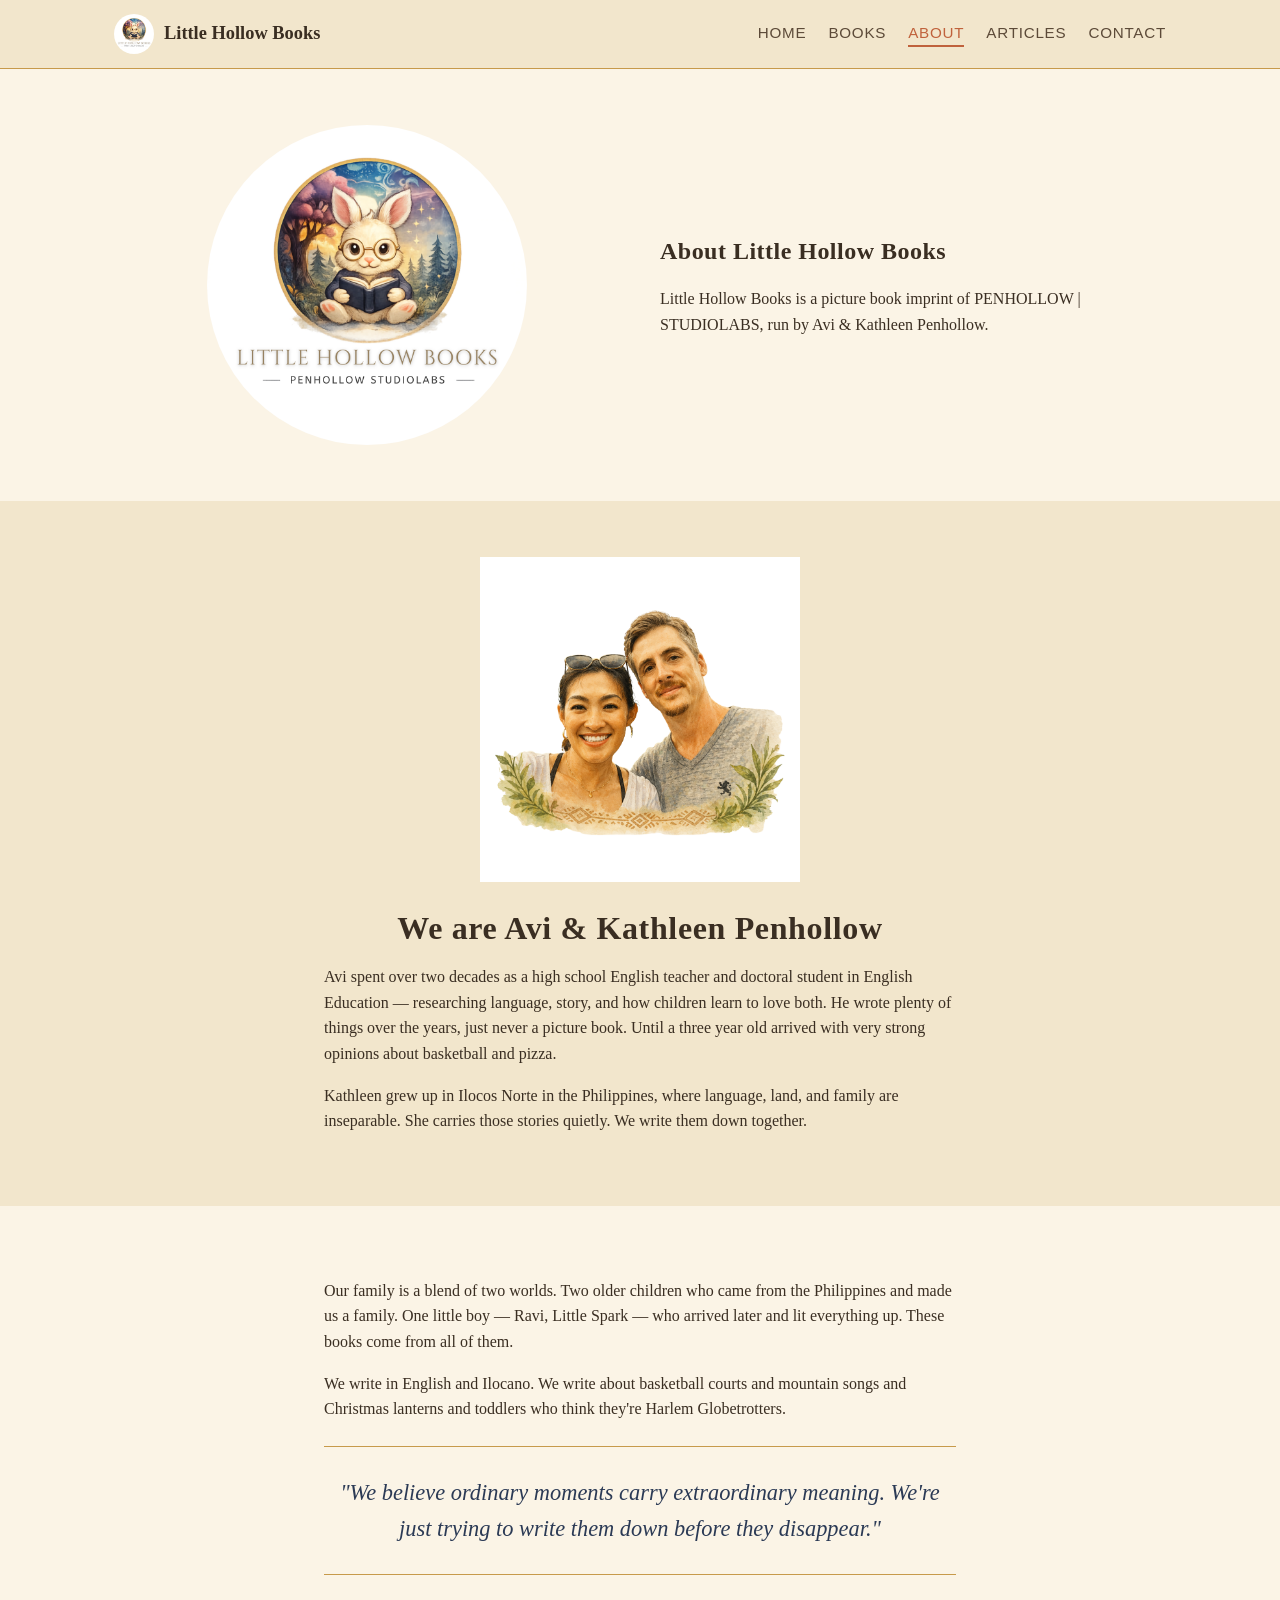
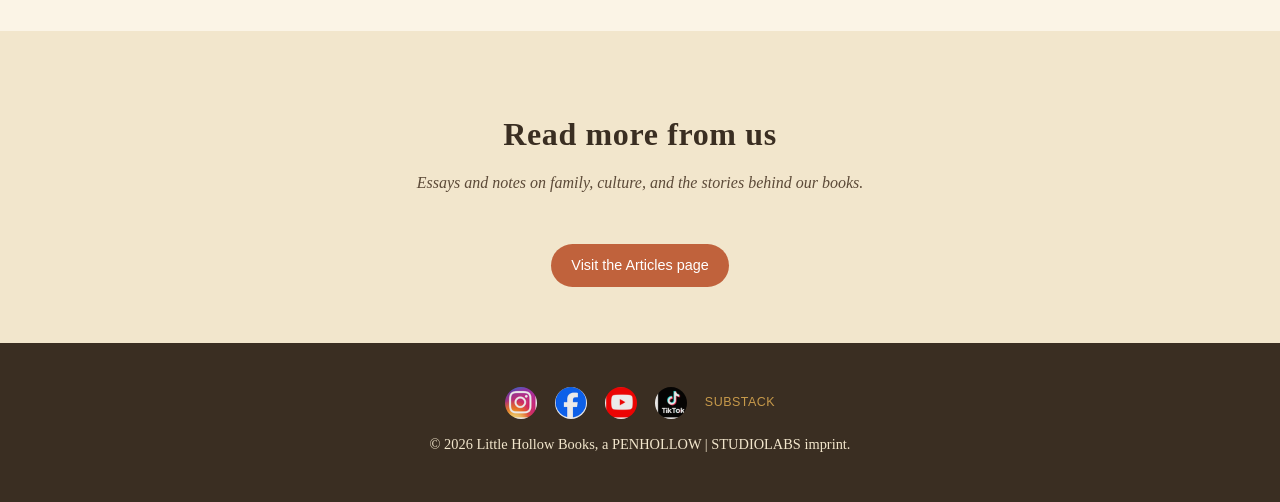
<file: about.html>
<!DOCTYPE html>
<html lang="en">
<head>
<meta charset="UTF-8">
<meta name="viewport" content="width=device-width, initial-scale=1.0">
<title>About — Little Hollow Books</title>
<meta name="description" content="Little Hollow Books is the picture book imprint of PENHOLLOW | STUDIOLABS, run by Avi & Kathleen Penhollow.">
<link rel="canonical" href="https://littlehollowbooks.com/about.html">
<meta property="og:type" content="website">
<meta property="og:title" content="About — Little Hollow Books">
<meta property="og:description" content="Little Hollow Books is the picture book imprint of PENHOLLOW | STUDIOLABS, run by Avi & Kathleen Penhollow.">
<meta property="og:image" content="https://littlehollowbooks.com/assets/img/logo-square.png">
<meta property="og:url" content="https://littlehollowbooks.com/about.html">
<meta name="twitter:card" content="summary_large_image">
<link rel="icon" href="assets/img/logo-square.png">
<link rel="stylesheet" href="assets/css/style.css">
</head>
<body>
<header class="site-header">
  <nav class="nav">
    <a class="nav-brand" href="index.html"><img src="assets/img/logo-square.png" alt="Little Hollow Books logo">Little Hollow Books</a>
    <div class="nav-links">
      <a href="index.html">Home</a>
      <a href="books.html">Books</a>
      <a href="about.html" class="active">About</a>
      <a href="articles.html">Articles</a>
      <a href="contact.html">Contact</a>
    </div>
  </nav>
</header>

<section class="section">
  <div class="container about-grid">
    <img src="assets/img/logo-square.png" alt="Little Hollow Books logo: a bunny reading a book in front of a starry mountain forest" style="border-radius:50%;max-width:320px;margin:0 auto;">
    <div>
      <h1>About Little Hollow Books</h1>
      <p>Little Hollow Books is a picture book imprint of PENHOLLOW | STUDIOLABS, run by Avi &amp; Kathleen Penhollow.</p>
    </div>
  </div>
</section>

<section class="section section-alt">
  <div class="container" style="max-width:680px;text-align:center;">
    <img src="assets/img/avinkat.png" alt="Avi and Kathleen Penhollow" style="max-width:320px;margin:0 auto 24px;display:block;">
  </div>
  <div class="container" style="max-width:680px;">
    <h2 class="section-title">We are Avi &amp; Kathleen Penhollow</h2>
    <p>Avi spent over two decades as a high school English teacher and doctoral student in English Education — researching language, story, and how children learn to love both. He wrote plenty of things over the years, just never a picture book. Until a three year old arrived with very strong opinions about basketball and pizza.</p>
    <p>Kathleen grew up in Ilocos Norte in the Philippines, where language, land, and family are inseparable. She carries those stories quietly. We write them down together.</p>
  </div>
</section>

<section class="section">
  <div class="container" style="max-width:680px;">
    <p>Our family is a blend of two worlds. Two older children who came from the Philippines and made us a family. One little boy — Ravi, Little Spark — who arrived later and lit everything up. These books come from all of them.</p>
    <p>We write in English and Ilocano. We write about basketball courts and mountain songs and Christmas lanterns and toddlers who think they're Harlem Globetrotters.</p>
    <blockquote class="pull-quote" style="margin-top:24px;">
      "We believe ordinary moments carry extraordinary meaning. We're just trying to write them down before they disappear."
    </blockquote>
  </div>
</section>

<section class="section section-alt" style="text-align:center;">
  <div class="container">
    <h2 class="section-title">Read more from us</h2>
    <p class="section-subtitle">Essays and notes on family, culture, and the stories behind our books.</p>
    <a class="btn" href="articles.html">Visit the Articles page</a>
  </div>
</section>

<footer class="site-footer">
  <div class="footer-social">
    <a class="social-icon icon-instagram" href="https://www.instagram.com/littlehollowbooks" target="_blank" rel="noopener" aria-label="Instagram"></a>
    <a class="social-icon icon-facebook" href="https://www.facebook.com/littlehollowbooks" target="_blank" rel="noopener" aria-label="Facebook"></a>
    <a class="social-icon icon-youtube" href="https://www.youtube.com/@littlehollowbooks" target="_blank" rel="noopener" aria-label="YouTube"></a>
    <a class="social-icon icon-tiktok" href="https://www.tiktok.com/@littlehollowbooks" target="_blank" rel="noopener" aria-label="TikTok"></a>
    <a href="https://www.avipenhollow.com/s/little-hollow-books" target="_blank" rel="noopener" style="align-self:center;">Substack</a>
  </div>
  <p>&copy; <span id="year"></span> Little Hollow Books, a PENHOLLOW | STUDIOLABS imprint.</p>
  <script>document.getElementById('year').textContent = new Date().getFullYear();</script>
</footer>
</body>
</html>
</file>
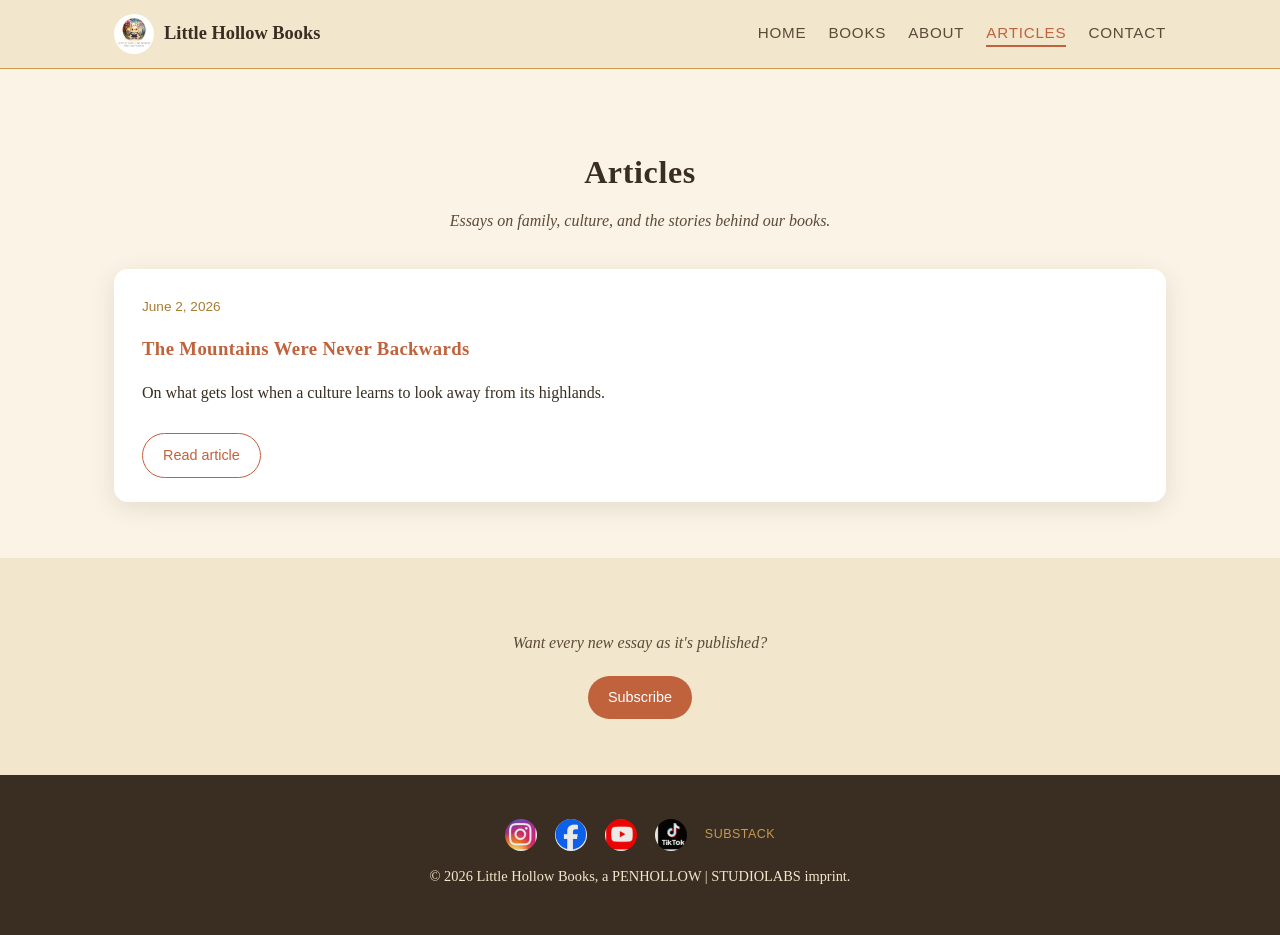
<file: articles.html>
<!DOCTYPE html>
<html lang="en">
<head>
<meta charset="UTF-8">
<meta name="viewport" content="width=device-width, initial-scale=1.0">
<title>Articles — Little Hollow Books</title>
<meta name="description" content="Essays and notes from Avi & Kathleen Penhollow on family, culture, and the real moments behind Little Hollow Books.">
<link rel="canonical" href="https://littlehollowbooks.com/articles.html">
<meta property="og:type" content="website">
<meta property="og:title" content="Articles — Little Hollow Books">
<meta property="og:description" content="Essays and notes from Avi & Kathleen Penhollow on family, culture, and the real moments behind Little Hollow Books.">
<meta property="og:image" content="https://littlehollowbooks.com/assets/img/logo-square.png">
<meta property="og:url" content="https://littlehollowbooks.com/articles.html">
<meta name="twitter:card" content="summary_large_image">
<link rel="icon" href="assets/img/logo-square.png">
<link rel="stylesheet" href="assets/css/style.css">
</head>
<body>
<header class="site-header">
  <nav class="nav">
    <a class="nav-brand" href="index.html"><img src="assets/img/logo-square.png" alt="Little Hollow Books logo">Little Hollow Books</a>
    <div class="nav-links">
      <a href="index.html">Home</a>
      <a href="books.html">Books</a>
      <a href="about.html">About</a>
      <a href="articles.html" class="active">Articles</a>
      <a href="contact.html">Contact</a>
    </div>
  </nav>
</header>

<section class="section">
  <div class="container">
    <h1 class="section-title">Articles</h1>
    <p class="section-subtitle">Essays on family, culture, and the stories behind our books.</p>
    <div class="article-list">
      <div class="article-card">
        <span class="date">June 2, 2026</span>
        <h3><a href="articles/the-mountains-were-never-backwards.html">The Mountains Were Never Backwards</a></h3>
        <p>On what gets lost when a culture learns to look away from its highlands.</p>
        <a class="btn btn-secondary" href="articles/the-mountains-were-never-backwards.html">Read article</a>
      </div>
    </div>
  </div>
</section>

<section class="section section-alt" style="text-align:center;">
  <div class="container">
    <p class="section-subtitle" style="margin-bottom:8px;">Want every new essay as it's published?</p>
    <a class="btn" href="contact.html">Subscribe</a>
  </div>
</section>

<footer class="site-footer">
  <div class="footer-social">
    <a class="social-icon icon-instagram" href="https://www.instagram.com/littlehollowbooks" target="_blank" rel="noopener" aria-label="Instagram"></a>
    <a class="social-icon icon-facebook" href="https://www.facebook.com/littlehollowbooks" target="_blank" rel="noopener" aria-label="Facebook"></a>
    <a class="social-icon icon-youtube" href="https://www.youtube.com/@littlehollowbooks" target="_blank" rel="noopener" aria-label="YouTube"></a>
    <a class="social-icon icon-tiktok" href="https://www.tiktok.com/@littlehollowbooks" target="_blank" rel="noopener" aria-label="TikTok"></a>
    <a href="https://www.avipenhollow.com/s/little-hollow-books" target="_blank" rel="noopener" style="align-self:center;">Substack</a>
  </div>
  <p>&copy; <span id="year"></span> Little Hollow Books, a PENHOLLOW | STUDIOLABS imprint.</p>
  <script>document.getElementById('year').textContent = new Date().getFullYear();</script>
</footer>
</body>
</html>
</file>
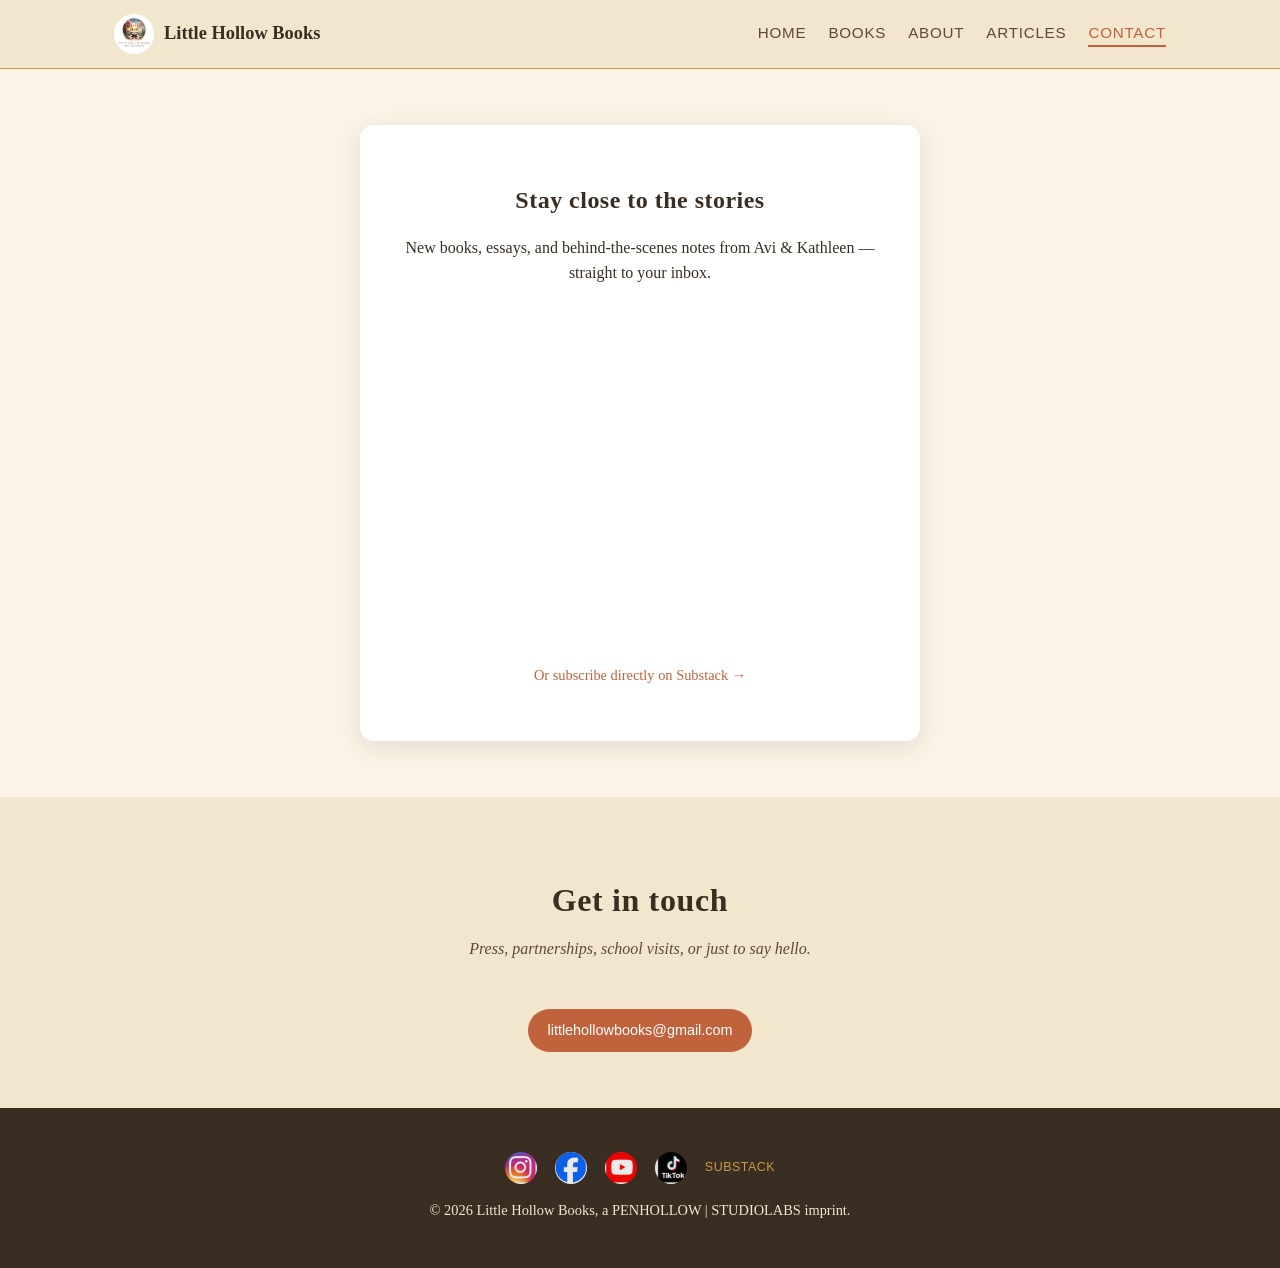
<file: contact.html>
<!DOCTYPE html>
<html lang="en">
<head>
<meta charset="UTF-8">
<meta name="viewport" content="width=device-width, initial-scale=1.0">
<title>Contact & Newsletter — Little Hollow Books</title>
<meta name="description" content="Subscribe to Little Hollow Books for new picture books and essays from Avi & Kathleen Penhollow.">
<link rel="canonical" href="https://littlehollowbooks.com/contact.html">
<meta property="og:type" content="website">
<meta property="og:title" content="Contact & Newsletter — Little Hollow Books">
<meta property="og:description" content="Subscribe to Little Hollow Books for new picture books and essays from Avi & Kathleen Penhollow.">
<meta property="og:image" content="https://littlehollowbooks.com/assets/img/logo-square.png">
<meta property="og:url" content="https://littlehollowbooks.com/contact.html">
<meta name="twitter:card" content="summary_large_image">
<link rel="icon" href="assets/img/logo-square.png">
<link rel="stylesheet" href="assets/css/style.css">
</head>
<body>
<header class="site-header">
  <nav class="nav">
    <a class="nav-brand" href="index.html"><img src="assets/img/logo-square.png" alt="Little Hollow Books logo">Little Hollow Books</a>
    <div class="nav-links">
      <a href="index.html">Home</a>
      <a href="books.html">Books</a>
      <a href="about.html">About</a>
      <a href="articles.html">Articles</a>
      <a href="contact.html" class="active">Contact</a>
    </div>
  </nav>
</header>

<section class="section">
  <div class="container">
    <div class="signup-box">
      <h1>Stay close to the stories</h1>
      <p>New books, essays, and behind-the-scenes notes from Avi &amp; Kathleen — straight to your inbox.</p>
      <iframe src="https://avipenhollow00.substack.com/embed" height="320" frameborder="0" scrolling="no"></iframe>
      <p style="margin-top:16px;font-size:0.9rem;">
        <a href="https://avipenhollow00.substack.com/subscribe" target="_blank" rel="noopener">Or subscribe directly on Substack &rarr;</a>
      </p>
    </div>
  </div>
</section>

<section class="section section-alt" style="text-align:center;">
  <div class="container">
    <h2 class="section-title">Get in touch</h2>
    <p class="section-subtitle">Press, partnerships, school visits, or just to say hello.</p>
    <a class="btn" href="mailto:littlehollowbooks@gmail.com">littlehollowbooks@gmail.com</a>
  </div>
</section>

<footer class="site-footer">
  <div class="footer-social">
    <a class="social-icon icon-instagram" href="https://www.instagram.com/littlehollowbooks" target="_blank" rel="noopener" aria-label="Instagram"></a>
    <a class="social-icon icon-facebook" href="https://www.facebook.com/littlehollowbooks" target="_blank" rel="noopener" aria-label="Facebook"></a>
    <a class="social-icon icon-youtube" href="https://www.youtube.com/@littlehollowbooks" target="_blank" rel="noopener" aria-label="YouTube"></a>
    <a class="social-icon icon-tiktok" href="https://www.tiktok.com/@littlehollowbooks" target="_blank" rel="noopener" aria-label="TikTok"></a>
    <a href="https://www.avipenhollow.com/s/little-hollow-books" target="_blank" rel="noopener" style="align-self:center;">Substack</a>
  </div>
  <p>&copy; <span id="year"></span> Little Hollow Books, a PENHOLLOW | STUDIOLABS imprint.</p>
  <script>document.getElementById('year').textContent = new Date().getFullYear();</script>
</footer>
</body>
</html>
</file>
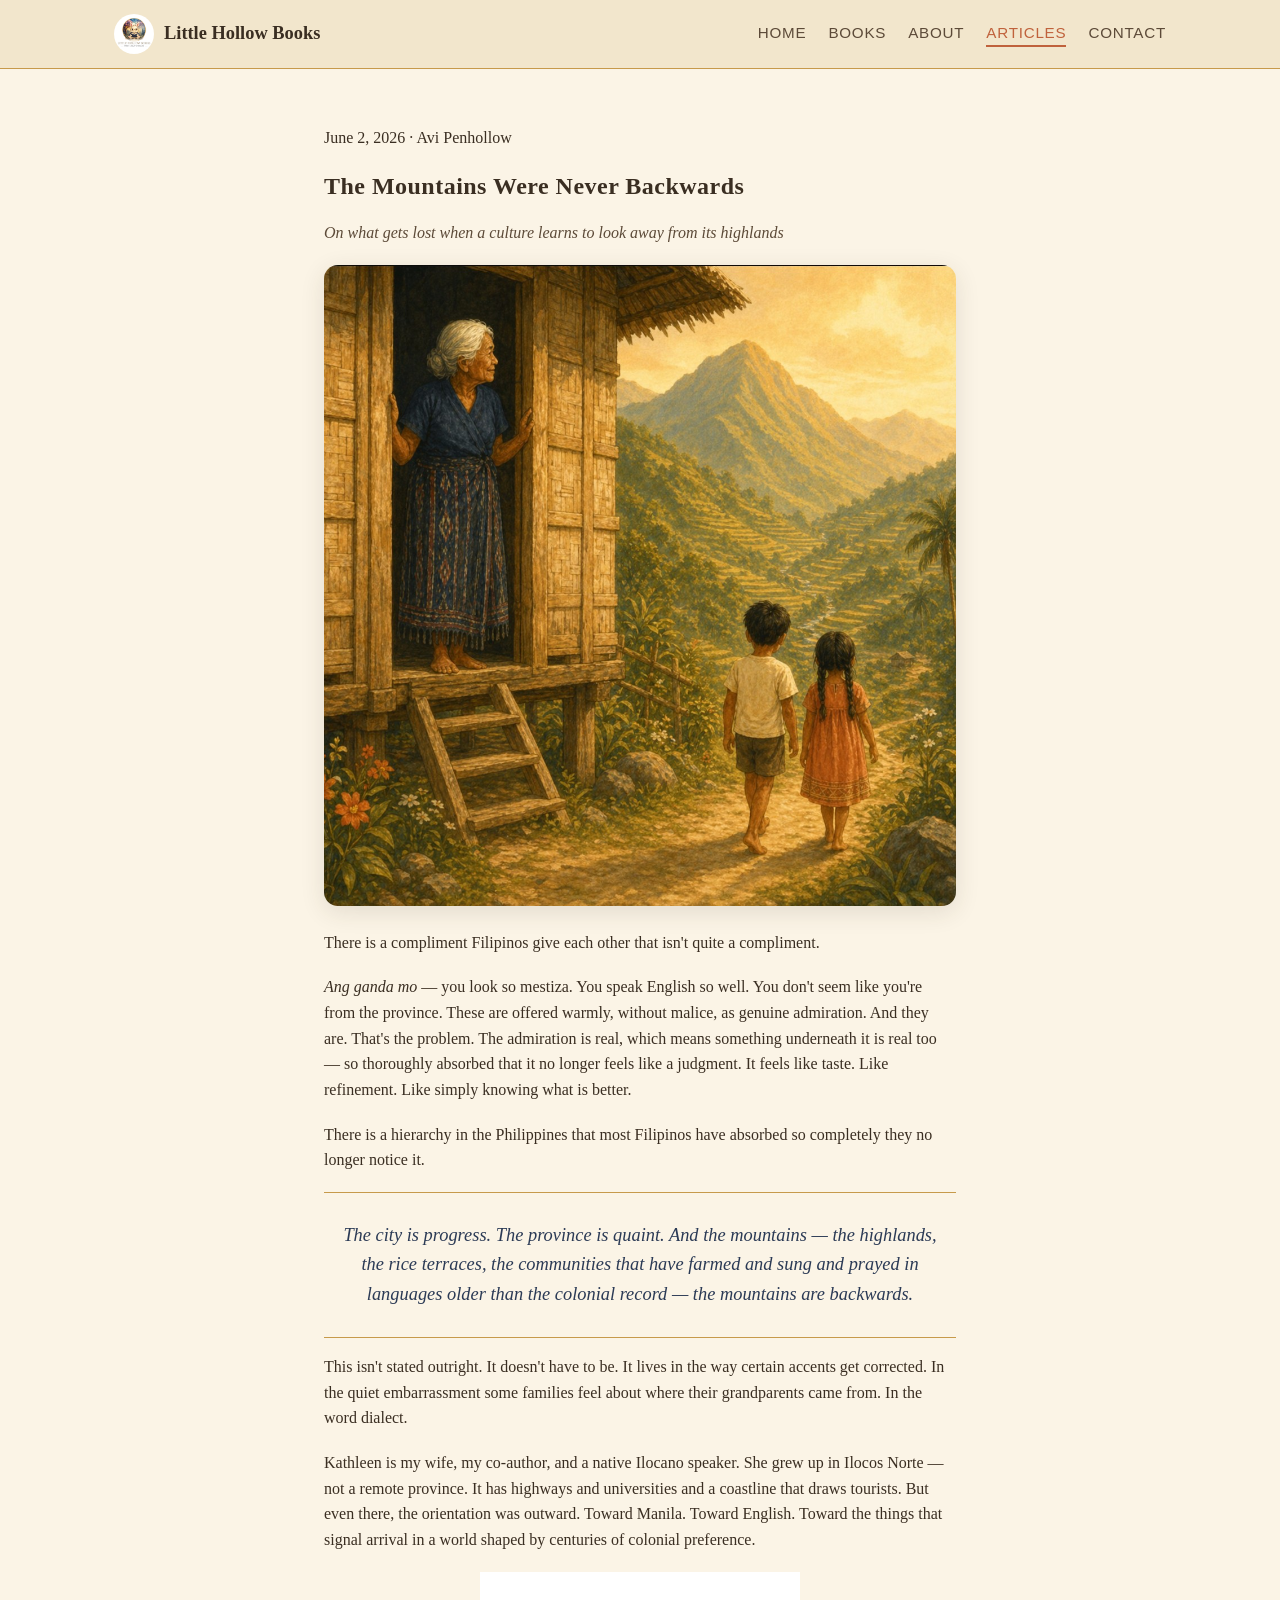
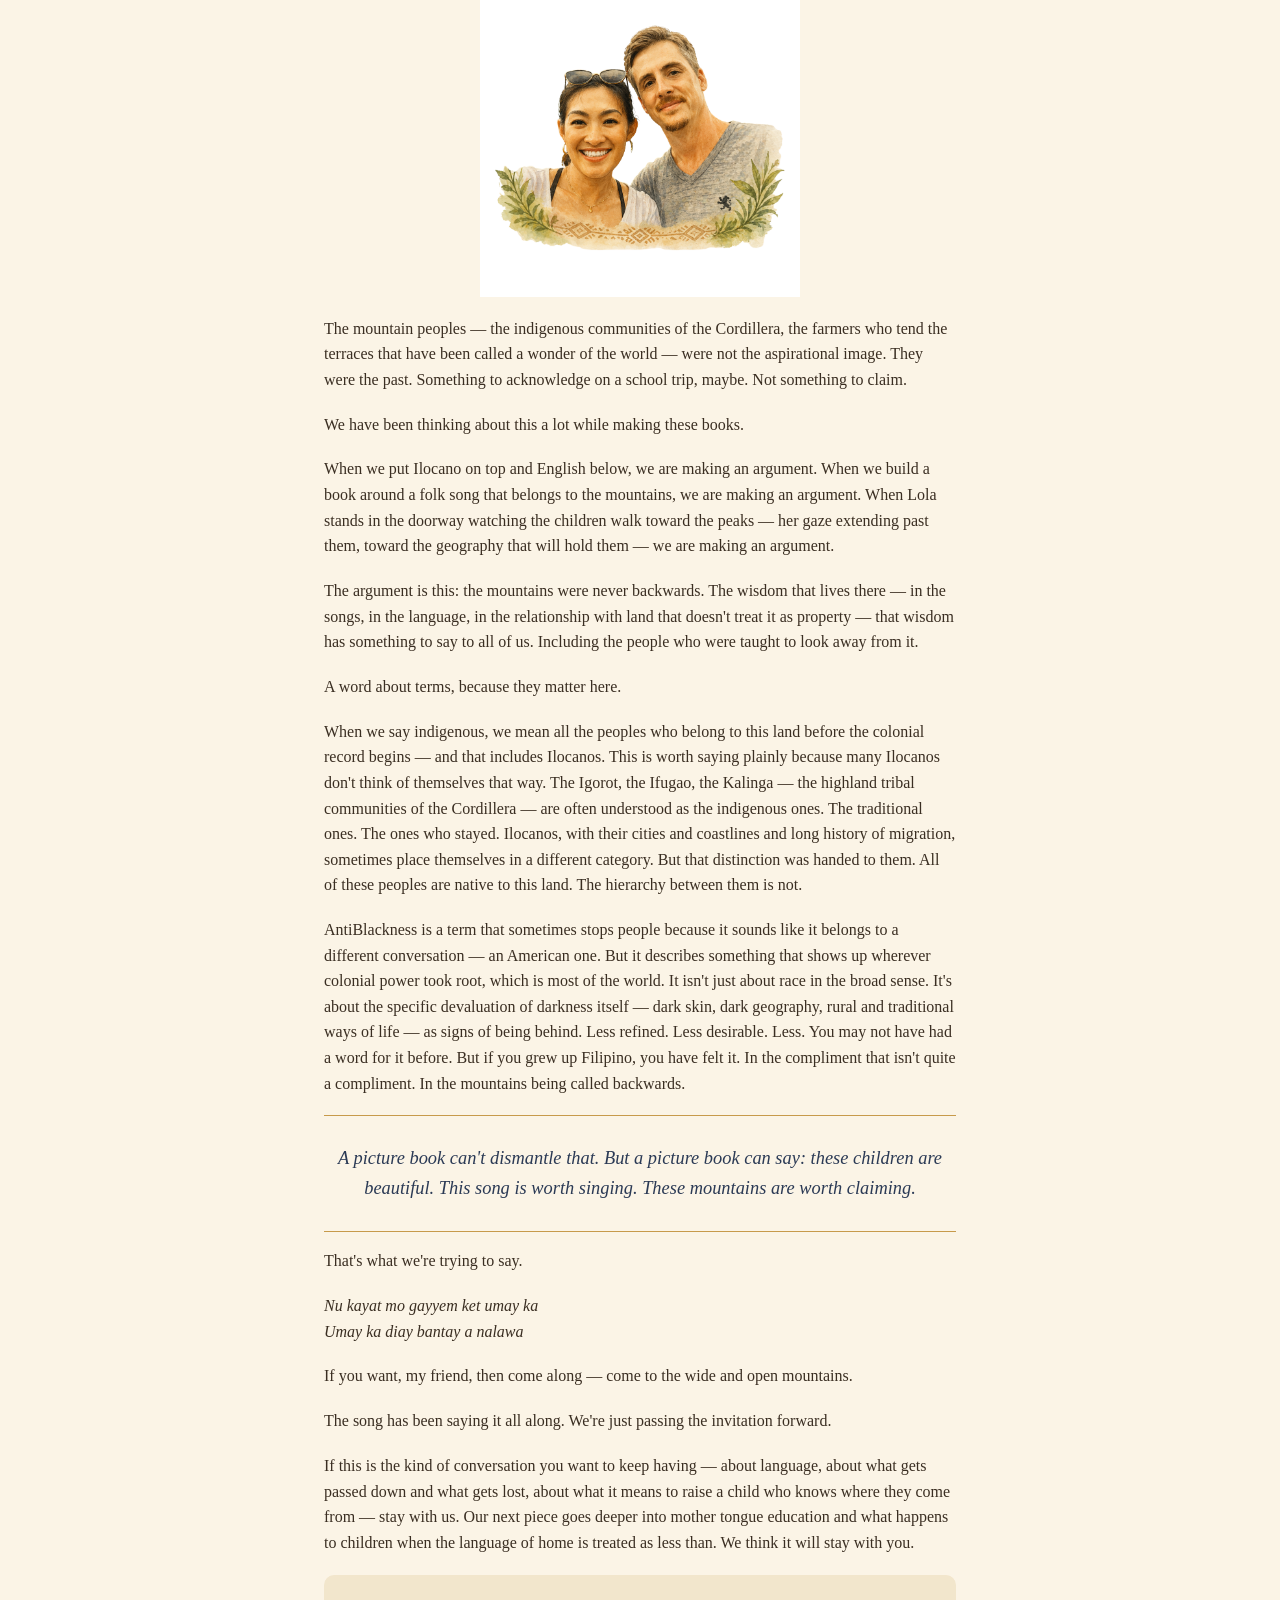
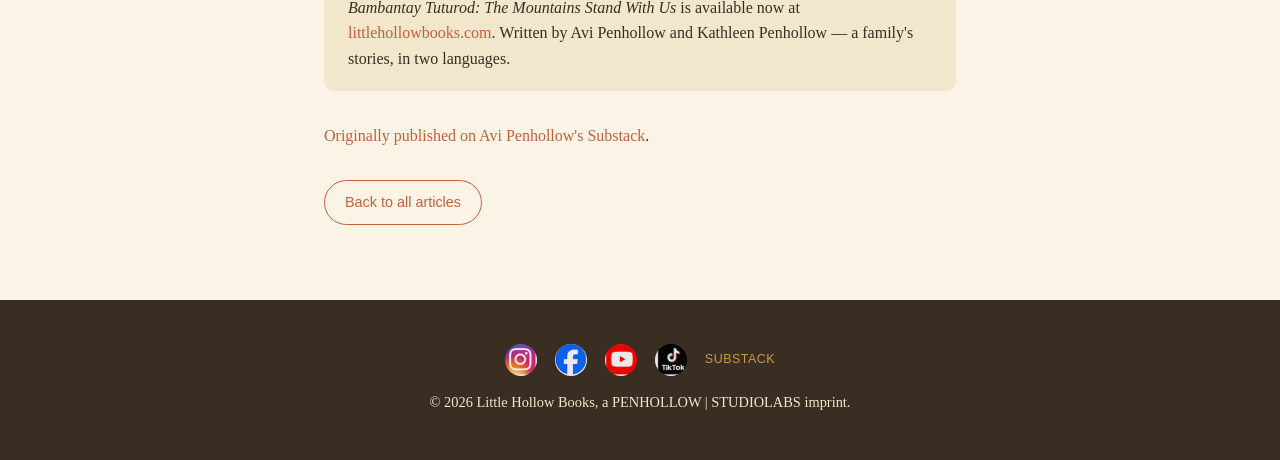
<file: articles/the-mountains-were-never-backwards.html>
<!DOCTYPE html>
<html lang="en">
<head>
<meta charset="UTF-8">
<meta name="viewport" content="width=device-width, initial-scale=1.0">
<title>The Mountains Were Never Backwards — Little Hollow Books</title>
<meta name="description" content="On what gets lost when a culture learns to look away from its highlands, by Avi Penhollow.">
<!-- This site is the canonical home for this article. -->
<link rel="canonical" href="https://littlehollowbooks.com/articles/the-mountains-were-never-backwards.html">
<meta property="og:type" content="article">
<meta property="og:title" content="The Mountains Were Never Backwards — Little Hollow Books">
<meta property="og:description" content="On what gets lost when a culture learns to look away from its highlands, by Avi Penhollow.">
<meta property="og:image" content="https://littlehollowbooks.com/assets/img/bambantay-interior-3.png">
<meta property="og:url" content="https://littlehollowbooks.com/articles/the-mountains-were-never-backwards.html">
<meta name="twitter:card" content="summary_large_image">
<link rel="icon" href="../assets/img/logo-square.png">
<link rel="stylesheet" href="../assets/css/style.css">
</head>
<body>
<header class="site-header">
  <nav class="nav">
    <a class="nav-brand" href="../index.html"><img src="../assets/img/logo-square.png" alt="Little Hollow Books logo">Little Hollow Books</a>
    <div class="nav-links">
      <a href="../index.html">Home</a>
      <a href="../books.html">Books</a>
      <a href="../about.html">About</a>
      <a href="../articles.html" class="active">Articles</a>
      <a href="../contact.html">Contact</a>
    </div>
  </nav>
</header>

<section class="section">
  <div class="container article-body">
    <span class="date">June 2, 2026 · Avi Penhollow</span>
    <h1>The Mountains Were Never Backwards</h1>
    <p style="font-style:italic;color:var(--ink-soft);">On what gets lost when a culture learns to look away from its highlands</p>

    <img src="../assets/img/mountains-never-backwards-hero.jpg" alt="An elderly Ilocana woman watches two children walk toward the mountains" style="border-radius:var(--radius);box-shadow:var(--shadow);margin-bottom:1.5em;">

    <p>There is a compliment Filipinos give each other that isn't quite a compliment.</p>

    <p><em>Ang ganda mo</em> — you look so mestiza. You speak English so well. You don't seem like you're from the province. These are offered warmly, without malice, as genuine admiration. And they are. That's the problem. The admiration is real, which means something underneath it is real too — so thoroughly absorbed that it no longer feels like a judgment. It feels like taste. Like refinement. Like simply knowing what is better.</p>

    <p>There is a hierarchy in the Philippines that most Filipinos have absorbed so completely they no longer notice it.</p>

    <blockquote class="pull-quote" style="font-size:1.15rem;">The city is progress. The province is quaint. And the mountains — the highlands, the rice terraces, the communities that have farmed and sung and prayed in languages older than the colonial record — the mountains are backwards.</blockquote>

    <p>This isn't stated outright. It doesn't have to be. It lives in the way certain accents get corrected. In the quiet embarrassment some families feel about where their grandparents came from. In the word dialect.</p>

    <p>Kathleen is my wife, my co-author, and a native Ilocano speaker. She grew up in Ilocos Norte — not a remote province. It has highways and universities and a coastline that draws tourists. But even there, the orientation was outward. Toward Manila. Toward English. Toward the things that signal arrival in a world shaped by centuries of colonial preference.</p>

    <img src="../assets/img/avinkat.png" alt="Avi and Kathleen Penhollow" style="max-width:320px;margin:0 auto 1.2em;">

    <p>The mountain peoples — the indigenous communities of the Cordillera, the farmers who tend the terraces that have been called a wonder of the world — were not the aspirational image. They were the past. Something to acknowledge on a school trip, maybe. Not something to claim.</p>

    <p>We have been thinking about this a lot while making these books.</p>

    <p>When we put Ilocano on top and English below, we are making an argument. When we build a book around a folk song that belongs to the mountains, we are making an argument. When Lola stands in the doorway watching the children walk toward the peaks — her gaze extending past them, toward the geography that will hold them — we are making an argument.</p>

    <p>The argument is this: the mountains were never backwards. The wisdom that lives there — in the songs, in the language, in the relationship with land that doesn't treat it as property — that wisdom has something to say to all of us. Including the people who were taught to look away from it.</p>

    <p>A word about terms, because they matter here.</p>

    <p>When we say indigenous, we mean all the peoples who belong to this land before the colonial record begins — and that includes Ilocanos. This is worth saying plainly because many Ilocanos don't think of themselves that way. The Igorot, the Ifugao, the Kalinga — the highland tribal communities of the Cordillera — are often understood as the indigenous ones. The traditional ones. The ones who stayed. Ilocanos, with their cities and coastlines and long history of migration, sometimes place themselves in a different category. But that distinction was handed to them. All of these peoples are native to this land. The hierarchy between them is not.</p>

    <p>AntiBlackness is a term that sometimes stops people because it sounds like it belongs to a different conversation — an American one. But it describes something that shows up wherever colonial power took root, which is most of the world. It isn't just about race in the broad sense. It's about the specific devaluation of darkness itself — dark skin, dark geography, rural and traditional ways of life — as signs of being behind. Less refined. Less desirable. Less. You may not have had a word for it before. But if you grew up Filipino, you have felt it. In the compliment that isn't quite a compliment. In the mountains being called backwards.</p>

    <blockquote class="pull-quote" style="font-size:1.15rem;">A picture book can't dismantle that. But a picture book can say: these children are beautiful. This song is worth singing. These mountains are worth claiming.</blockquote>

    <p>That's what we're trying to say.</p>

    <p style="font-style:italic;">Nu kayat mo gayyem ket umay ka<br>Umay ka diay bantay a nalawa</p>

    <p>If you want, my friend, then come along — come to the wide and open mountains.</p>

    <p>The song has been saying it all along. We're just passing the invitation forward.</p>

    <p>If this is the kind of conversation you want to keep having — about language, about what gets passed down and what gets lost, about what it means to raise a child who knows where they come from — stay with us. Our next piece goes deeper into mother tongue education and what happens to children when the language of home is treated as less than. We think it will stay with you.</p>

    <p style="background:var(--cream-dark);border-radius:10px;padding:20px 24px;"><em>Bambantay Tuturod: The Mountains Stand With Us</em> is available now at <a href="../books/bambantay-tuturod.html">littlehollowbooks.com</a>. Written by Avi Penhollow and Kathleen Penhollow — a family's stories, in two languages.</p>

    <p style="margin-top:32px;"><a href="https://avipenhollow00.substack.com/p/the-mountains-were-never-backwards" target="_blank" rel="noopener">Originally published on Avi Penhollow's Substack</a>.</p>

    <p><a class="btn btn-secondary" href="../articles.html">Back to all articles</a></p>
  </div>
</section>

<footer class="site-footer">
  <div class="footer-social">
    <a class="social-icon icon-instagram" href="https://www.instagram.com/littlehollowbooks" target="_blank" rel="noopener" aria-label="Instagram"></a>
    <a class="social-icon icon-facebook" href="https://www.facebook.com/littlehollowbooks" target="_blank" rel="noopener" aria-label="Facebook"></a>
    <a class="social-icon icon-youtube" href="https://www.youtube.com/@littlehollowbooks" target="_blank" rel="noopener" aria-label="YouTube"></a>
    <a class="social-icon icon-tiktok" href="https://www.tiktok.com/@littlehollowbooks" target="_blank" rel="noopener" aria-label="TikTok"></a>
    <a href="https://www.avipenhollow.com/s/little-hollow-books" target="_blank" rel="noopener" style="align-self:center;">Substack</a>
  </div>
  <p>&copy; <span id="year"></span> Little Hollow Books, a PENHOLLOW | STUDIOLABS imprint.</p>
  <script>document.getElementById('year').textContent = new Date().getFullYear();</script>
</footer>
</body>
</html>
</file>
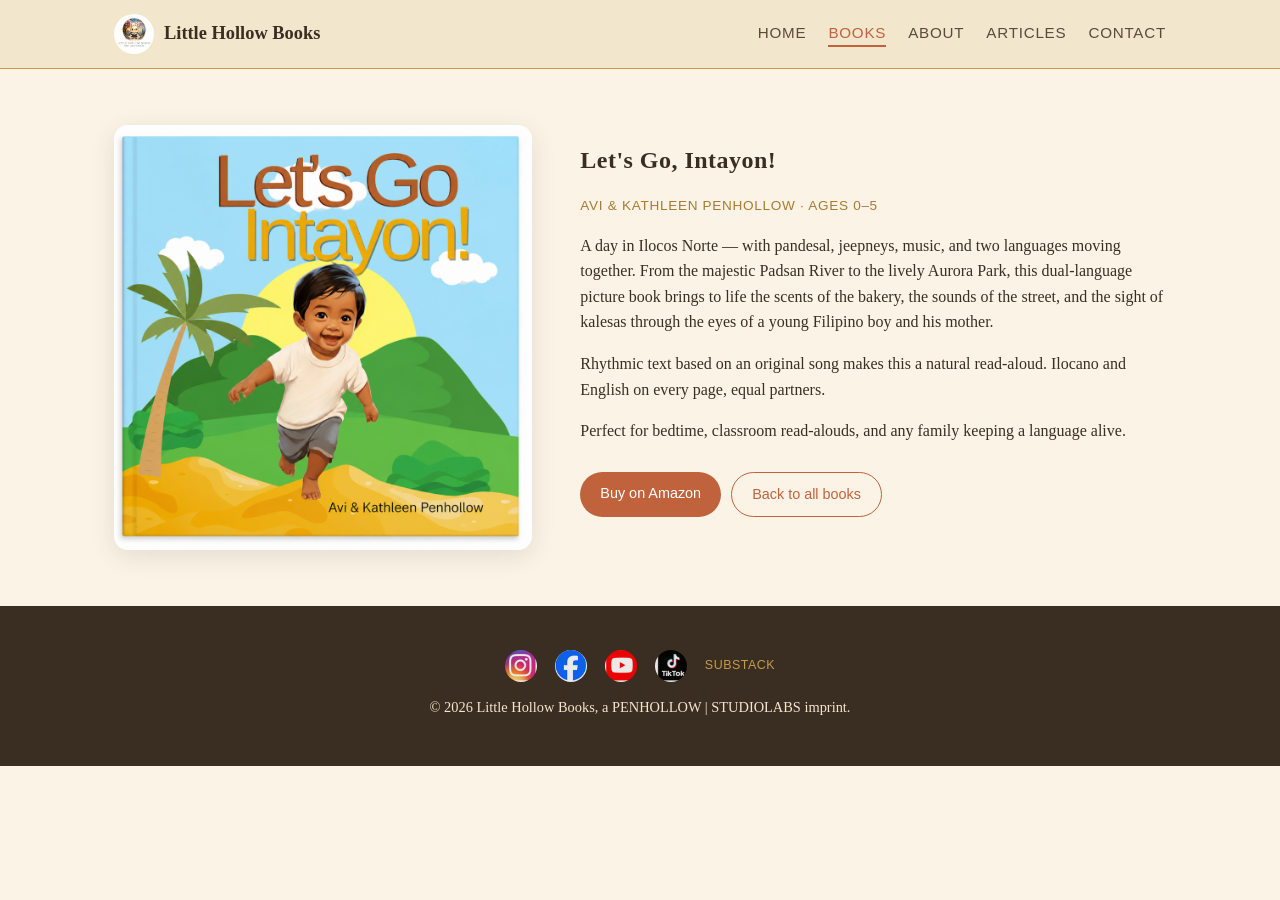
<file: books/lets-go-intayon.html>
<!DOCTYPE html>
<html lang="en">
<head>
<meta charset="UTF-8">
<meta name="viewport" content="width=device-width, initial-scale=1.0">
<title>Let's Go, Intayon! — Little Hollow Books</title>
<meta name="description" content="Let's Go, Intayon! by Avi & Kathleen Penhollow — a dual-language picture book set in Ilocos Norte. Ages 0–5.">
<link rel="canonical" href="https://littlehollowbooks.com/books/lets-go-intayon.html">
<meta property="og:type" content="book">
<meta property="og:title" content="Let's Go, Intayon! — Little Hollow Books">
<meta property="og:description" content="Let's Go, Intayon! by Avi & Kathleen Penhollow — a dual-language picture book set in Ilocos Norte. Ages 0–5.">
<meta property="og:image" content="https://littlehollowbooks.com/assets/img/lets-go-intayon-cover.png">
<meta property="og:url" content="https://littlehollowbooks.com/books/lets-go-intayon.html">
<meta name="twitter:card" content="summary_large_image">
<link rel="icon" href="../assets/img/logo-square.png">
<link rel="stylesheet" href="../assets/css/style.css">
</head>
<body>
<header class="site-header">
  <nav class="nav">
    <a class="nav-brand" href="../index.html"><img src="../assets/img/logo-square.png" alt="Little Hollow Books logo">Little Hollow Books</a>
    <div class="nav-links">
      <a href="../index.html">Home</a>
      <a href="../books.html" class="active">Books</a>
      <a href="../about.html">About</a>
      <a href="../articles.html">Articles</a>
      <a href="../contact.html">Contact</a>
    </div>
  </nav>
</header>

<section class="section">
  <div class="container book-detail">
    <img class="cover" src="../assets/img/lets-go-intayon-cover.png" alt="Let's Go, Intayon! book cover">
    <div>
      <h1>Let's Go, Intayon!</h1>
      <p class="book-meta">Avi &amp; Kathleen Penhollow · Ages 0–5</p>

      <p>A day in Ilocos Norte — with pandesal, jeepneys, music, and two languages moving together. From the majestic Padsan River to the lively Aurora Park, this dual-language picture book brings to life the scents of the bakery, the sounds of the street, and the sight of kalesas through the eyes of a young Filipino boy and his mother.</p>

      <p>Rhythmic text based on an original song makes this a natural read-aloud. Ilocano and English on every page, equal partners.</p>

      <p>Perfect for bedtime, classroom read-alouds, and any family keeping a language alive.</p>

      <div class="btn-row">
        <a class="btn" href="https://www.amazon.com/dp/B0CJH46CL4" target="_blank" rel="noopener">Buy on Amazon</a>
        <a class="btn btn-secondary" href="../books.html">Back to all books</a>
      </div>
    </div>
  </div>
</section>

<footer class="site-footer">
  <div class="footer-social">
    <a class="social-icon icon-instagram" href="https://www.instagram.com/littlehollowbooks" target="_blank" rel="noopener" aria-label="Instagram"></a>
    <a class="social-icon icon-facebook" href="https://www.facebook.com/littlehollowbooks" target="_blank" rel="noopener" aria-label="Facebook"></a>
    <a class="social-icon icon-youtube" href="https://www.youtube.com/@littlehollowbooks" target="_blank" rel="noopener" aria-label="YouTube"></a>
    <a class="social-icon icon-tiktok" href="https://www.tiktok.com/@littlehollowbooks" target="_blank" rel="noopener" aria-label="TikTok"></a>
    <a href="https://www.avipenhollow.com/s/little-hollow-books" target="_blank" rel="noopener" style="align-self:center;">Substack</a>
  </div>
  <p>&copy; <span id="year"></span> Little Hollow Books, a PENHOLLOW | STUDIOLABS imprint.</p>
  <script>document.getElementById('year').textContent = new Date().getFullYear();</script>
</footer>
</body>
</html>
</file>
<file: assets/css/style.css>
:root {
  --cream: #FBF4E6;
  --cream-dark: #F2E6CC;
  --gold: #C79A4B;
  --gold-dark: #A87C32;
  --ink: #3A2E22;
  --ink-soft: #5C4A38;
  --navy: #2B3A55;
  --terracotta: #C0623C;
  --leaf: #5C7A4B;
  --white: #FFFFFF;
  --max-width: 1100px;
  --radius: 14px;
  --shadow: 0 6px 24px rgba(58, 46, 34, 0.12);
}

* { box-sizing: border-box; }

html { scroll-behavior: smooth; }

body {
  margin: 0;
  font-family: "Georgia", "Iowan Old Style", "Palatino Linotype", serif;
  background: var(--cream);
  color: var(--ink);
  line-height: 1.6;
}

h1, h2, h3, h4 {
  font-family: "Trajan Pro", "Cinzel", "Georgia", serif;
  letter-spacing: 0.02em;
  color: var(--ink);
  line-height: 1.25;
}

a {
  color: var(--terracotta);
  text-decoration: none;
}
a:hover { text-decoration: underline; }

img { max-width: 100%; display: block; }

.container {
  max-width: var(--max-width);
  margin: 0 auto;
  padding: 0 24px;
}

/* Header / Nav */
.site-header {
  background: var(--cream-dark);
  border-bottom: 1px solid var(--gold);
  position: sticky;
  top: 0;
  z-index: 100;
}

.nav {
  max-width: var(--max-width);
  margin: 0 auto;
  padding: 14px 24px;
  display: flex;
  align-items: center;
  justify-content: space-between;
  flex-wrap: wrap;
  gap: 12px;
}

.nav-brand {
  display: flex;
  align-items: center;
  gap: 10px;
  font-size: 1.15rem;
  color: var(--ink);
  font-weight: bold;
}
.nav-brand img { width: 40px; height: 40px; border-radius: 50%; }

.nav-links {
  display: flex;
  gap: 22px;
  flex-wrap: wrap;
  font-family: "Helvetica Neue", Arial, sans-serif;
  font-size: 0.95rem;
  text-transform: uppercase;
  letter-spacing: 0.05em;
}
.nav-links a { color: var(--ink-soft); }
.nav-links a.active { color: var(--terracotta); border-bottom: 2px solid var(--terracotta); }

/* Hero */
.hero {
  position: relative;
}
.hero img {
  width: 100%;
  max-height: 480px;
  object-fit: cover;
}
.hero-caption {
  text-align: center;
  padding: 18px 24px 8px;
  font-style: italic;
  color: var(--ink-soft);
  font-size: 1.2rem;
}

/* Sections */
.section {
  padding: 56px 0;
}
.section-tight { padding: 32px 0; }
.section-alt {
  background: var(--cream-dark);
}

.section-title {
  text-align: center;
  font-size: 2rem;
  margin-bottom: 8px;
}
.section-subtitle {
  text-align: center;
  color: var(--ink-soft);
  margin-bottom: 36px;
  font-style: italic;
}

.pull-quote {
  max-width: 700px;
  margin: 0 auto;
  text-align: center;
  font-size: 1.4rem;
  font-style: italic;
  color: var(--navy);
  border-top: 1px solid var(--gold);
  border-bottom: 1px solid var(--gold);
  padding: 28px 12px;
}

/* Book grid */
.book-grid {
  display: grid;
  grid-template-columns: repeat(auto-fit, minmax(240px, 1fr));
  gap: 32px;
}
.book-card {
  background: var(--white);
  border-radius: var(--radius);
  box-shadow: var(--shadow);
  overflow: hidden;
  display: flex;
  flex-direction: column;
  transition: transform 0.2s ease;
}
.book-card:hover { transform: translateY(-4px); }
.book-card img { width: 100%; aspect-ratio: 1/1; object-fit: cover; }
.book-card-body { padding: 18px 20px; flex: 1; display: flex; flex-direction: column; }
.book-card-body h3 { margin: 0 0 6px; font-size: 1.2rem; }
.book-card-ages {
  display: inline-block;
  font-family: "Helvetica Neue", Arial, sans-serif;
  font-size: 0.75rem;
  text-transform: uppercase;
  letter-spacing: 0.05em;
  color: var(--gold-dark);
  margin-bottom: 10px;
}
.book-card-body p { color: var(--ink-soft); font-size: 0.95rem; flex: 1; }
.btn {
  display: inline-block;
  margin-top: 12px;
  padding: 10px 20px;
  background: var(--terracotta);
  color: var(--white);
  border-radius: 999px;
  font-family: "Helvetica Neue", Arial, sans-serif;
  font-size: 0.9rem;
  text-decoration: none;
  text-align: center;
}
.btn:hover { background: var(--gold-dark); text-decoration: none; }
.btn-secondary {
  background: transparent;
  border: 1.5px solid var(--terracotta);
  color: var(--terracotta);
}
.btn-secondary:hover { background: var(--terracotta); color: var(--white); }
.btn-row { display: flex; gap: 10px; flex-wrap: wrap; }

/* Book detail page */
.book-detail {
  display: grid;
  grid-template-columns: 1fr 1.4fr;
  gap: 48px;
  align-items: start;
}
@media (max-width: 720px) {
  .book-detail { grid-template-columns: 1fr; }
}
.book-detail img.cover { border-radius: var(--radius); box-shadow: var(--shadow); }
.book-meta {
  font-family: "Helvetica Neue", Arial, sans-serif;
  font-size: 0.85rem;
  text-transform: uppercase;
  letter-spacing: 0.05em;
  color: var(--gold-dark);
  margin-bottom: 16px;
}
.interior-gallery {
  display: grid;
  grid-template-columns: repeat(auto-fit, minmax(180px, 1fr));
  gap: 16px;
  margin-top: 28px;
}
.interior-gallery img { border-radius: 10px; box-shadow: var(--shadow); }

/* About page */
.about-grid {
  display: grid;
  grid-template-columns: 1fr 1fr;
  gap: 40px;
  align-items: center;
}
@media (max-width: 720px) {
  .about-grid { grid-template-columns: 1fr; }
}

/* Articles */
.article-list { display: flex; flex-direction: column; gap: 28px; }
.article-card {
  background: var(--white);
  border-radius: var(--radius);
  box-shadow: var(--shadow);
  padding: 24px 28px;
}
.article-card .date { font-size: 0.85rem; color: var(--gold-dark); font-family: "Helvetica Neue", Arial, sans-serif; }
.article-body {
  max-width: 680px;
  margin: 0 auto;
}
.article-body p { margin-bottom: 1.2em; }

/* Contact / newsletter */
.signup-box {
  max-width: 560px;
  margin: 0 auto;
  text-align: center;
  background: var(--white);
  border-radius: var(--radius);
  box-shadow: var(--shadow);
  padding: 40px 32px;
}
.signup-box iframe {
  width: 100%;
  border: none;
  margin-top: 18px;
}

/* Footer */
.site-footer {
  background: var(--ink);
  color: var(--cream-dark);
  text-align: center;
  padding: 32px 24px;
  font-size: 0.9rem;
}
.site-footer a { color: var(--gold); }
.footer-social {
  display: flex;
  justify-content: center;
  gap: 18px;
  margin: 12px 0;
  font-family: "Helvetica Neue", Arial, sans-serif;
  text-transform: uppercase;
  font-size: 0.78rem;
  letter-spacing: 0.04em;
}
.social-icon {
  display: inline-block;
  width: 32px;
  height: 32px;
  background-image: url("../img/social-icons.png");
  background-repeat: no-repeat;
  background-size: 139px 32px;
  border-radius: 50%;
  opacity: 0.9;
  transition: opacity 0.2s ease, transform 0.2s ease;
}
.social-icon:hover { opacity: 1; transform: translateY(-2px); }
.social-icon.icon-instagram { background-position: 0 0; }
.social-icon.icon-facebook { background-position: -35px 0; }
.social-icon.icon-youtube { background-position: -70px 0; }
.social-icon.icon-tiktok { background-position: -105px 0; }
</file>
